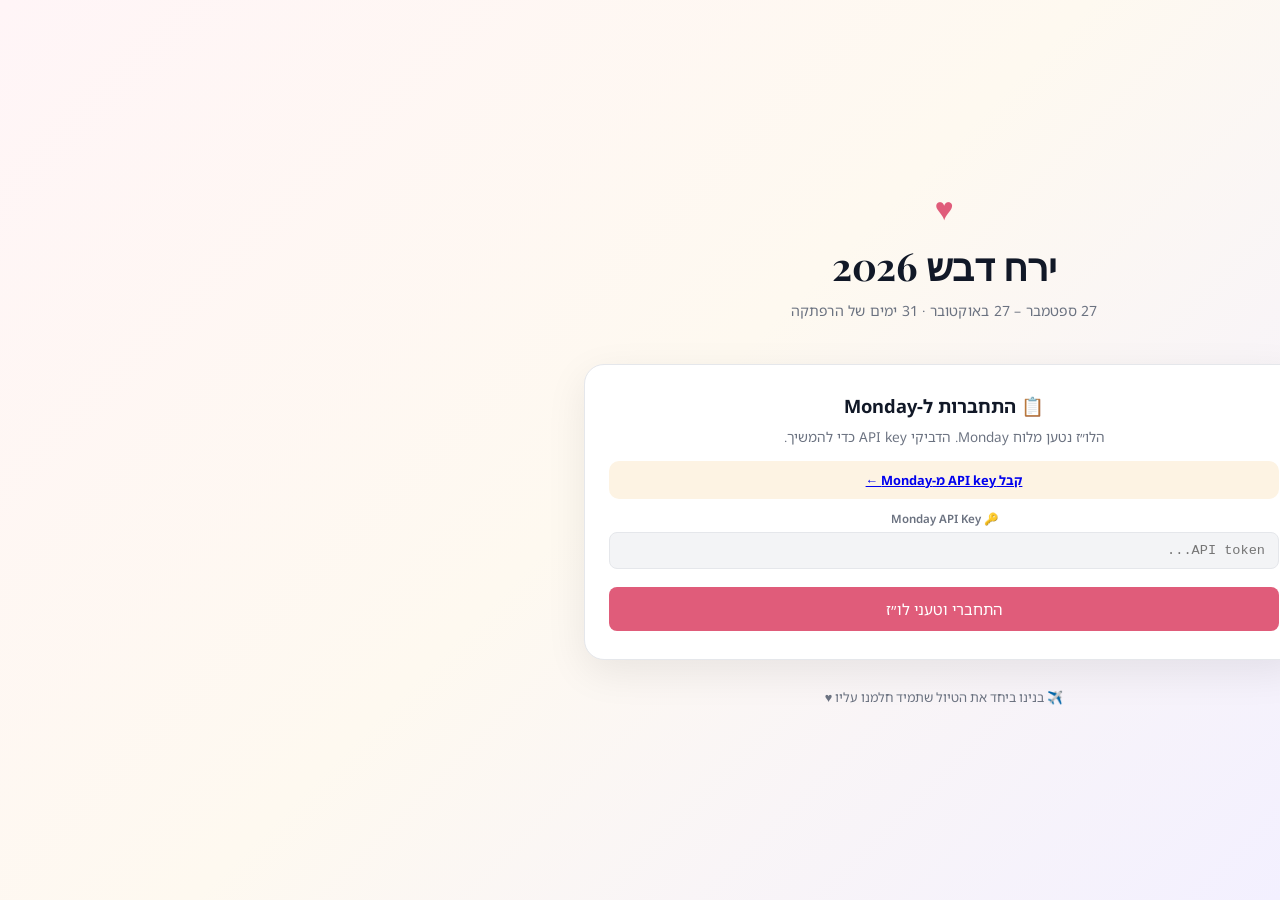
<file: index.html>
<!DOCTYPE html>
<html lang="he" dir="rtl">
<head>
    <meta charset="UTF-8">
    <meta name="viewport" content="width=device-width, initial-scale=1.0, viewport-fit=cover">
    <meta name="apple-mobile-web-app-capable" content="yes">
    <meta name="apple-mobile-web-app-status-bar-style" content="default">
    <meta name="apple-mobile-web-app-title" content="ירח דבש">
    <link rel="manifest" href="manifest.webmanifest">
    <title>ירח דבש 2026 ✨</title>
    <link rel="preconnect" href="https://fonts.googleapis.com">
    <link href="https://fonts.googleapis.com/css2?family=Playfair+Display:wght@400;700&family=Noto+Sans+Hebrew:wght@300;400;600&display=swap" rel="stylesheet">
    <link rel="stylesheet" href="styles.css?v=20260909o">
</head>
<body class="selector-page">
    <div class="destination-selector">
        <div class="selector-header">
            <div class="selector-hearts">♥</div>
            <h1>ירח דבש 2026</h1>
            <p>27 ספטמבר – 27 באוקטובר · 31 ימים של הרפתקה</p>
        </div>

        <!-- LOGIN -->
        <div class="login-card" id="loginCard">
            <h2>📋 התחברות ל-Monday</h2>
            <p class="login-sub">הלו״ז נטען מלוח Monday. הדביקי API key כדי להמשיך.</p>
            <div class="login-hint">
                <a href="https://shahar-monday.monday.com/apps/manage/tokens" target="_blank" rel="noopener"><strong>קבל API key מ-Monday ←</strong></a>
            </div>
            <div id="iosStorageTip" class="ios-storage-tip" style="display:none">
                📱 באייפון (Safari או Chrome): אחרי התחברות, לחצי <strong>Share → Add to Home Screen</strong>.
                כשהדפדפן מציע לשמור סיסמה — אשרי (זה ה-API key). ה-key נשמר גם בין טאבים.
            </div>
            <form id="loginForm" autocomplete="on" onsubmit="return false">
                <label>🔑 Monday API Key</label>
                <!-- Hidden username helps iOS Keychain associate this site password -->
                <input type="text" name="username" value="monday-honeymoon" autocomplete="username" tabindex="-1" aria-hidden="true" class="sr-only-autofill" />
                <input type="password" id="loginKeyInput" name="password" placeholder="API token..." autocomplete="current-password" />
            </form>
            <div class="sync-status-box" id="loginStatusBox"></div>
            <button class="btn-primary login-submit" id="loginSubmit" type="button">התחברי וטעני לו״ז</button>
        </div>

        <!-- DESTINATIONS (after login) -->
        <div id="destinationsPanel" style="display:none;width:100%;max-width:720px">
            <div class="login-ready-bar">
                <span id="loginReadyLabel">✅ מחובר ל-Monday</span>
                <button class="btn-secondary" id="loginDisconnect" style="color:#f44336;border-color:#f44336;padding:6px 12px;font-size:0.78rem">נתק</button>
            </div>
            <div class="selector-cards">
                <a href="japan.html" class="selector-card selector-japan" id="gotoJapan">
                    <div class="selector-card-flag">🇯🇵</div>
                    <div class="selector-card-title">יפן</div>
                    <div class="selector-card-dates">27.09 – 10.10.2026</div>
                    <div class="selector-card-cities">טוקיו · קיוטו · אוסקה</div>
                    <div class="selector-card-days" id="japanDaysCount">טוען…</div>
                    <div class="selector-card-cta">פתחי לו״ז ←</div>
                </a>
                <a href="thailand.html" class="selector-card selector-thailand" id="gotoThailand">
                    <div class="selector-card-flag">🇹🇭</div>
                    <div class="selector-card-title">תאילנד</div>
                    <div class="selector-card-dates">10.10 – 27.10.2026</div>
                    <div class="selector-card-cities">בנגקוק · סמוי · קראבי · פיפי · פוקט</div>
                    <div class="selector-card-days" id="thailandDaysCount">טוען…</div>
                    <div class="selector-card-cta">פתחי לו״ז ←</div>
                </a>
            </div>
        </div>

        <div class="selector-footer">✈️ בנינו ביחד את הטיול שתמיד חלמנו עליו ♥</div>
    </div>

    <script type="module" src="login.js?v=20260909o"></script>
</body>
</html>
</file>
<file: styles.css>
* { margin: 0; padding: 0; box-sizing: border-box; }

:root {
    /* Modern clean palette */
    --cream: #FFFFFF;
    --blush: #FADADD;
    --rose: #E05C7A;
    --gold: #B8862E;
    --gold-light: #FDF3E3;
    --text: #111827;
    --text-light: #6B7280;
    --tokyo-color: #E05C7A;
    --kyoto-color: #7C5CBF;
    --osaka-color: #F59E0B;
    --bg: #F3F4F6;
    --sidebar-bg: #FFFFFF;
    --card-hover: #F9FAFB;
    --card-active: #FFF0F3;
    --border: #E5E7EB;
    --shadow-sm: 0 1px 3px rgba(0,0,0,0.07), 0 1px 2px rgba(0,0,0,0.05);
    --shadow-md: 0 4px 16px rgba(0,0,0,0.08);
    --radius: 14px;
    --radius-sm: 8px;
}

body.dark {
    --cream: #1F2937;
    --blush: #4B2D35;
    --rose: #F472B6;
    --gold: #FBBF24;
    --gold-light: #292119;
    --text: #F9FAFB;
    --text-light: #9CA3AF;
    --bg: #111827;
    --sidebar-bg: #1F2937;
    --card-hover: #2D3748;
    --card-active: #3D2040;
    --border: #374151;
    --shadow-sm: 0 1px 3px rgba(0,0,0,0.3);
    --shadow-md: 0 4px 16px rgba(0,0,0,0.4);
}

body {
    font-family: 'Noto Sans Hebrew', sans-serif;
    background: var(--bg);
    color: var(--text);
    overflow: hidden;
    height: 100vh;
    transition: background 0.25s, color 0.25s;
}

.container { display: flex; height: 100vh; flex-direction: row; }

.pane-splitter {
    width: 6px;
    flex-shrink: 0;
    cursor: col-resize;
    background: transparent;
    position: relative;
    z-index: 20;
    touch-action: none;
}
.pane-splitter::after {
    content: '';
    position: absolute;
    top: 0; bottom: 0; left: 1px; right: 1px;
    background: var(--border);
    opacity: 0.55;
    transition: opacity 0.15s, background 0.15s;
}
.pane-splitter:hover::after,
body.is-resizing .pane-splitter::after {
    background: var(--rose);
    opacity: 1;
}
body.is-resizing { cursor: col-resize; user-select: none; }
body.is-resizing .place-panel { transition: none; }

.boot-loading {
    padding: 40px 24px;
    text-align: center;
    color: var(--text-light);
    font-size: 0.95rem;
    line-height: 1.6;
}

/* ── SIDEBAR ── */
.sidebar {
    width: 400px;
    flex-shrink: 0;
    height: 100vh;
    overflow-y: auto;
    background: var(--sidebar-bg);
    border-left: 1px solid var(--border);
    scroll-behavior: smooth;
    transition: background 0.25s;
}

.sidebar::-webkit-scrollbar { width: 4px; }
.sidebar::-webkit-scrollbar-track { background: transparent; }
.sidebar::-webkit-scrollbar-thumb { background: var(--border); border-radius: 2px; }

/* ── HEADER ── */
.header {
    padding: 18px 20px 14px;
    background: var(--sidebar-bg);
    border-bottom: 1px solid var(--border);
    position: sticky;
    top: 0;
    z-index: 10;
    transition: background 0.25s;
}

.header-top {
    display: block;
    margin-bottom: 8px;
}

.header h1 {
    display: block;
    width: 100%;
    box-sizing: border-box;
    font-family: 'Noto Sans Hebrew', 'Playfair Display', serif;
    font-size: 1.55rem;
    font-weight: 700;
    color: var(--text);
    text-align: center;
    letter-spacing: -0.2px;
    margin: 0 0 8px;
    line-height: 1.3;
    white-space: nowrap;
}

.header .subtitle {
    font-size: 0.75rem;
    color: var(--text-light);
    font-weight: 400;
    text-align: center;
    letter-spacing: 0.3px;
    margin-bottom: 12px;
}

.header-actions {
    display: flex;
    flex-wrap: wrap;
    gap: 6px;
    justify-content: center;
    width: 100%;
}

.icon-btn {
    background: var(--bg);
    border: 1px solid var(--border);
    border-radius: var(--radius-sm);
    padding: 6px 9px;
    cursor: pointer;
    font-size: 0.8rem;
    color: var(--text-light);
    transition: all 0.18s;
    display: flex; align-items: center; gap: 4px;
}
.icon-btn:hover { background: var(--card-active); color: var(--rose); border-color: var(--rose); }

/* ── SYNC DOT ── */
.sync-dot { width: 6px; height: 6px; border-radius: 50%; background: #D1D5DB; flex-shrink: 0; }
.sync-dot.synced  { background: #10B981; }
.sync-dot.syncing { background: #F59E0B; animation: pulse 1s infinite; }
.sync-dot.error   { background: #EF4444; }
@keyframes pulse { 0%,100%{opacity:1} 50%{opacity:0.3} }

/* ── COUNTDOWN ── */
.countdown {
    display: flex;
    justify-content: center;
    gap: 8px;
    margin-bottom: 2px;
    direction: ltr;
}

.countdown-item {
    text-align: center;
    background: var(--gold-light);
    border-radius: 10px;
    padding: 7px 12px;
    min-width: 54px;
    border: 1px solid rgba(184,134,46,0.15);
}

.countdown-item .num {
    font-family: 'Playfair Display', serif;
    font-size: 1.35rem;
    font-weight: 700;
    color: var(--gold);
    line-height: 1;
    display: block;
}

.countdown-item .label {
    font-size: 0.58rem;
    color: var(--text-light);
    text-transform: uppercase;
    letter-spacing: 0.8px;
    display: block;
    margin-top: 2px;
}

/* ── STATS BAR ── */
.stats-bar {
    display: flex;
    justify-content: center;
    gap: 0;
    padding: 10px 20px;
    background: var(--bg);
    font-size: 0.73rem;
    color: var(--text-light);
    border-bottom: 1px solid var(--border);
}

.stat {
    display: flex; align-items: center; gap: 5px;
    padding: 0 14px;
    border-right: 1px solid var(--border);
}
.stat:last-child { border-right: none; }
.stat strong { color: var(--rose); font-size: 0.88rem; font-weight: 700; }

/* ── SEARCH ── */
.search-bar {
    padding: 10px 16px;
    background: var(--sidebar-bg);
    border-bottom: 1px solid var(--border);
}

.search-bar input {
    width: 100%;
    padding: 9px 16px;
    border: 1.5px solid var(--border);
    border-radius: 24px;
    background: var(--bg);
    color: var(--text);
    font-family: 'Noto Sans Hebrew', sans-serif;
    font-size: 0.82rem;
    outline: none;
    transition: border-color 0.18s, box-shadow 0.18s;
}
.search-bar input:focus { border-color: var(--rose); box-shadow: 0 0 0 3px rgba(224,92,122,0.1); }
.search-bar input::placeholder { color: var(--text-light); }

/* ── CITY FILTER ── */
.city-filter {
    display: flex;
    gap: 6px;
    padding: 10px 16px;
    border-bottom: 1px solid var(--border);
    background: var(--sidebar-bg);
}

.filter-btn {
    padding: 5px 14px;
    border-radius: 20px;
    border: 1.5px solid var(--border);
    font-size: 0.74rem;
    cursor: pointer;
    background: none;
    color: var(--text-light);
    font-family: 'Noto Sans Hebrew', sans-serif;
    transition: all 0.18s;
    font-weight: 500;
}
.filter-btn:hover { border-color: var(--rose); color: var(--rose); }
.filter-btn.active { color: white; border-color: transparent; }
.filter-btn[data-city="all"].active    { background: var(--gold); }
.filter-btn[data-city="tokyo"].active  { background: var(--tokyo-color); }
.filter-btn[data-city="kyoto"].active  { background: var(--kyoto-color); }
.filter-btn[data-city="osaka"].active  { background: var(--osaka-color); }

/* ── CITY DIVIDER ── */
.city-divider {
    padding: 8px 20px;
    background: var(--bg);
    font-size: 0.72rem;
    font-weight: 700;
    color: var(--text-light);
    text-transform: uppercase;
    letter-spacing: 1px;
    border-bottom: 1px solid var(--border);
    display: flex;
    align-items: center;
    justify-content: space-between;
}

.city-progress { font-weight: 400; text-transform: none; letter-spacing: 0; }

/* ── DAY CARD ── */
.day-card {
    padding: 14px 20px;
    border-bottom: 1px solid var(--border);
    cursor: pointer;
    transition: background 0.15s;
}
.day-card:hover { background: var(--card-hover); }
.day-card.active {
    background: var(--card-active);
    border-right: 3px solid var(--rose);
}
.day-card.hidden { display: none; }

.day-header {
    display: flex;
    align-items: center;
    gap: 12px;
    margin-bottom: 6px;
}

.day-badge {
    width: 34px; height: 34px;
    border-radius: 10px;
    display: flex; align-items: center; justify-content: center;
    font-size: 0.75rem; font-weight: 700;
    color: white; flex-shrink: 0;
    box-shadow: var(--shadow-sm);
}
.day-badge.tokyo  { background: var(--tokyo-color); }
.day-badge.kyoto  { background: var(--kyoto-color); }
.day-badge.osaka  { background: var(--osaka-color); }

.day-title {
    font-size: 0.9rem;
    font-weight: 600;
    color: var(--text);
    flex: 1;
    line-height: 1.3;
}

.day-date { font-size: 0.7rem; color: var(--text-light); margin-top: 1px; }
.day-weather { font-size: 0.72rem; color: var(--text-light); flex-shrink: 0; }

/* ── PROGRESS BAR ── */
.day-progress-bar {
    height: 3px;
    background: var(--border);
    border-radius: 99px;
    margin: 8px 0 0 46px;
    overflow: hidden;
}
.day-progress-fill {
    height: 100%;
    background: linear-gradient(90deg, var(--rose), var(--gold));
    border-radius: 99px;
    transition: width 0.4s ease;
}

/* ── ACTIVITIES ── */
.activities { padding-right: 46px; display: none; padding-top: 4px; }
.day-card.active .activities { display: block; }

.activity {
    padding: 5px 0;
    border-bottom: 1px solid var(--border);
    font-size: 0.82rem;
    line-height: 1.35;
    display: flex;
    align-items: flex-start;
    gap: 8px;
}
.activity.focused { background: color-mix(in srgb, var(--rose) 8%, transparent); border-radius: 6px; }
.activity:last-child { border-bottom: none; }

.activity-check {
    margin-top: 3px;
    width: 17px; height: 17px;
    border-radius: 5px;
    border: 1.5px solid var(--border);
    cursor: pointer;
    flex-shrink: 0;
    appearance: none;
    background: none;
    transition: all 0.18s;
}
.activity-check:checked { background: var(--rose); border-color: var(--rose); }
.activity-check:checked::after {
    content: '✓';
    display: flex; align-items: center; justify-content: center;
    color: white; font-size: 10px; height: 100%;
}

.activity-content { flex: 1; min-width: 0; cursor: pointer; }
.activity-content:hover .activity-name { color: var(--rose); }
.activity-time {
    font-weight: 700;
    color: var(--gold);
    font-size: 0.72rem;
    display: inline-flex;
    align-items: center;
    gap: 4px;
    margin-bottom: 2px;
    letter-spacing: 0.02em;
}
.activity-time-sep { opacity: 0.55; font-weight: 500; }
.activity-time-end { color: var(--rose); }

.modal-time-row {
    display: grid;
    grid-template-columns: 1fr 1fr;
    gap: 10px;
    margin-bottom: 4px;
}
.modal-time-row > div { display: flex; flex-direction: column; gap: 4px; }
.modal-time-row label { margin: 0; }
.activity-name { font-weight: 600; color: var(--text); font-size: 0.84rem; }
.activity-desc { color: var(--text-light); font-size: 0.76rem; margin-top: 1px; display: block; }

.activity.done .activity-name { text-decoration: line-through; opacity: 0.5; }

.activity-actions { display: none; gap: 3px; flex-shrink: 0; align-items: center; }
.activity:hover .activity-actions { display: flex; }

.act-btn {
    background: none; border: none; cursor: pointer;
    font-size: 0.8rem; padding: 3px 5px;
    border-radius: var(--radius-sm); opacity: 0.5; transition: opacity 0.15s, background 0.15s;
}
.act-btn:hover { opacity: 1; background: var(--bg); }

/* ── ACTIVITY TYPE BADGE ── */
.activity-type {
    display: inline-block;
    font-size: 0.64rem;
    padding: 2px 8px;
    border-radius: 10px;
    font-weight: 600;
    margin-top: 4px;
    letter-spacing: 0.2px;
}
.type-attraction {
    background: #EEF2FF;
    color: #4338CA;
}
.type-cafe {
    background: #FFF7ED;
    color: #C2410C;
}
.type-restaurant {
    background: #FFF0F3;
    color: #BE185D;
}
body.dark .type-attraction { background: #1E1B4B; color: #A5B4FC; }
body.dark .type-cafe       { background: #431407; color: #FED7AA; }
body.dark .type-restaurant { background: #4A0020; color: #FBCFE8; }

/* ── NOTES ── */
.day-notes-wrap { margin-top: 10px; padding-top: 10px; border-top: 1px solid var(--border); }
.day-notes-label { font-size: 0.7rem; color: var(--text-light); font-weight: 600; margin-bottom: 6px; letter-spacing: 0.3px; }
.day-notes-list { display: flex; flex-direction: column; gap: 8px; margin-bottom: 8px; }
.day-notes-empty { font-size: 0.72rem; color: var(--text-light); opacity: 0.85; }
.day-note {
    background: var(--bg);
    border: 1px solid var(--border);
    border-radius: var(--radius-sm);
    padding: 8px 10px;
}
.day-note.is-hidden-local { opacity: 0.72; border-style: dashed; }
.day-note-top {
    display: flex;
    align-items: flex-start;
    justify-content: space-between;
    gap: 8px;
    margin-bottom: 3px;
}
.day-note-meta { font-size: 0.65rem; color: var(--text-light); font-weight: 600; }
.day-note-text { font-size: 0.78rem; color: var(--text); white-space: pre-wrap; line-height: 1.45; }
.day-note-actions { display: flex; gap: 2px; flex-shrink: 0; }
.day-note-btn {
    border: none;
    background: transparent;
    cursor: pointer;
    font-size: 0.78rem;
    padding: 2px 4px;
    border-radius: 6px;
    line-height: 1;
}
.day-note-btn:hover { background: color-mix(in srgb, var(--rose) 12%, transparent); }
.day-note-edit-form { margin-top: 6px; display: flex; flex-direction: column; gap: 6px; }
.day-note-edit-form[hidden] { display: none !important; }
.day-note-edit-input {
    width: 100%;
    min-height: 48px;
    padding: 8px 10px;
    border: 1.5px solid var(--border);
    border-radius: var(--radius-sm);
    font-family: inherit;
    font-size: 0.78rem;
    resize: vertical;
    outline: none;
}
.day-note-edit-input:focus { border-color: var(--rose); }
.day-note-edit-actions { display: flex; gap: 6px; }
.day-note-save, .day-note-cancel {
    border: none;
    border-radius: 999px;
    padding: 5px 12px;
    font-size: 0.7rem;
    font-weight: 700;
    font-family: inherit;
    cursor: pointer;
}
.day-note-save { background: var(--rose); color: #fff; }
.day-note-cancel { background: transparent; border: 1px solid var(--border); color: var(--text); }
.day-notes-toggle-hidden {
    align-self: flex-start;
    border: none;
    background: transparent;
    color: var(--text-light);
    font-size: 0.7rem;
    font-weight: 600;
    cursor: pointer;
    padding: 2px 0;
    text-decoration: underline;
}
.day-notes-composer { display: flex; flex-direction: column; gap: 6px; }
.day-notes-input {
    width: 100%; min-height: 52px;
    padding: 8px 10px;
    font-family: 'Noto Sans Hebrew', sans-serif;
    font-size: 0.8rem; color: var(--text);
    background: var(--bg);
    border: 1.5px solid var(--border);
    border-radius: var(--radius-sm);
    resize: vertical; outline: none;
}
.day-notes-input:focus { border-color: var(--rose); }
.day-notes-add {
    align-self: flex-start;
    border: none;
    background: var(--rose);
    color: #fff;
    border-radius: 999px;
    padding: 6px 14px;
    font-size: 0.72rem;
    font-weight: 700;
    font-family: inherit;
    cursor: pointer;
}
.day-notes-add:disabled { opacity: 0.6; cursor: wait; }

/* ── MAP ── */
.map-container { flex: 1; height: 100vh; position: relative; }
#map { width: 100%; height: 100%; }

/* ── MAP OVERLAY ── */
.map-overlay {
    position: absolute;
    bottom: 14px; left: 14px; top: auto; right: auto;
    z-index: 1000;
    background: rgba(255,255,255,0.92);
    backdrop-filter: blur(10px);
    -webkit-backdrop-filter: blur(10px);
    border-radius: var(--radius);
    padding: 12px 16px;
    box-shadow: var(--shadow-md);
    border: 1px solid rgba(255,255,255,0.5);
    font-size: 0.76rem;
    font-family: 'Noto Sans Hebrew', sans-serif;

    min-width: 138px;
}
body.dark .map-overlay { background: rgba(31,41,55,0.92); border-color: rgba(255,255,255,0.1); }

.map-overlay-title {
    font-weight: 700; font-size: 0.72rem;
    text-transform: uppercase; letter-spacing: 1px;
    color: var(--text-light); margin-bottom: 8px;
}

.map-legend-item { display: flex; align-items: center; gap: 7px; margin-bottom: 5px; color: var(--text); }
.legend-dot { width: 10px; height: 10px; border-radius: 50%; flex-shrink: 0; }
.map-overlay-divider { margin: 8px 0; border: none; border-top: 1px solid var(--border); }
.map-overlay-progress { font-size: 0.72rem; color: var(--text-light); }

/* ── TOAST ── */
.toast {
    position: fixed; bottom: 28px; left: 50%;
    transform: translateX(-50%) translateY(70px);
    background: var(--text);
    color: var(--sidebar-bg);
    padding: 11px 22px;
    border-radius: 24px;
    font-size: 0.82rem;
    z-index: 9999;
    transition: transform 0.3s cubic-bezier(.4,0,.2,1);
    pointer-events: none;
    box-shadow: var(--shadow-md);
}
.toast.show { transform: translateX(-50%) translateY(0); }

/* ── MONDAY SAVE BANNER ── */
.monday-save-banner {
    position: fixed;
    top: 0;
    left: 50%;
    transform: translateX(-50%) translateY(-120%);
    z-index: 10000;
    display: flex;
    align-items: center;
    gap: 12px;
    max-width: min(520px, calc(100vw - 24px));
    padding: 12px 14px 12px 18px;
    border-radius: 0 0 14px 14px;
    font-family: 'Noto Sans Hebrew', sans-serif;
    font-size: 0.86rem;
    font-weight: 600;
    box-shadow: 0 8px 28px rgba(0,0,0,0.14);
    transition: transform 0.28s cubic-bezier(.4,0,.2,1);
    pointer-events: auto;
}
.monday-save-banner.show { transform: translateX(-50%) translateY(0); }
.monday-save-banner.saving {
    background: #1f2937;
    color: #fff;
}
.monday-save-banner.saving::before {
    content: '';
    width: 14px; height: 14px;
    border: 2px solid rgba(255,255,255,0.35);
    border-top-color: #fff;
    border-radius: 50%;
    animation: sk-spin 0.7s linear infinite;
    flex-shrink: 0;
}
@keyframes sk-spin { to { transform: rotate(360deg); } }
.monday-save-banner.ok {
    background: #059669;
    color: #fff;
}
.monday-save-banner.error {
    background: #dc2626;
    color: #fff;
}
.monday-save-banner-text { flex: 1; line-height: 1.35; }
.monday-save-banner-close {
    background: transparent;
    border: none;
    color: inherit;
    opacity: 0.85;
    cursor: pointer;
    font-size: 0.95rem;
    padding: 2px 6px;
    border-radius: 6px;
}
.monday-save-banner-close:hover { opacity: 1; background: rgba(255,255,255,0.15); }
.monday-save-banner.saving .monday-save-banner-close { display: none; }

/* ── ADD PLACE BUTTON ── */
.add-place-btn {
    position: absolute; bottom: 24px; right: 24px;
    z-index: 1000;
    background: var(--rose);
    color: white; border: none;
    border-radius: 50%;
    width: 48px; height: 48px;
    font-size: 1.5rem;
    cursor: pointer;
    box-shadow: 0 4px 16px rgba(224,92,122,0.4);
    display: flex; align-items: center; justify-content: center;
    transition: transform 0.2s, box-shadow 0.2s;
}
.add-place-btn:hover { transform: scale(1.08); box-shadow: 0 6px 22px rgba(224,92,122,0.5); }

/* ── MODALS ── */
.modal-overlay {
    display: none; position: fixed; inset: 0;
    background: rgba(0,0,0,0.45);
    backdrop-filter: blur(4px);
    z-index: 2000;
    align-items: center; justify-content: center;
}
.modal-overlay.open { display: flex; }

.modal {
    background: var(--sidebar-bg);
    border-radius: 20px;
    padding: 26px;
    width: 370px; max-width: 92vw;
    box-shadow: 0 20px 60px rgba(0,0,0,0.2);
    font-family: 'Noto Sans Hebrew', sans-serif;

    border: 1px solid var(--border);
}

.modal h3 {
    font-size: 1.05rem; font-weight: 700;
    color: var(--text); margin-bottom: 18px;
}

.modal label {
    display: block;
    font-size: 0.72rem; font-weight: 600;
    color: var(--text-light);
    text-transform: uppercase; letter-spacing: 0.5px;
    margin-bottom: 5px; margin-top: 12px;
}

.modal input, .modal select {
    width: 100%;
    padding: 9px 13px;
    border: 1.5px solid var(--border);
    border-radius: var(--radius-sm);
    background: var(--bg);
    color: var(--text);
    font-family: 'Noto Sans Hebrew', sans-serif;
    font-size: 0.85rem;
    outline: none;
    transition: border-color 0.18s, box-shadow 0.18s;
}
.modal input:focus, .modal select:focus { border-color: var(--rose); box-shadow: 0 0 0 3px rgba(224,92,122,0.1); }
.modal input.is-invalid,
.modal select.is-invalid,
.login-card input.is-invalid,
.sync-modal input.is-invalid {
    border-color: #dc2626 !important;
    box-shadow: 0 0 0 3px rgba(220, 38, 38, 0.12);
}
.field-error {
    color: #dc2626;
    font-size: 0.75rem;
    font-weight: 600;
    margin: 4px 0 2px;
    line-height: 1.35;
}
@keyframes modal-shake {
    0%, 100% { transform: translateX(0); }
    20% { transform: translateX(-6px); }
    40% { transform: translateX(6px); }
    60% { transform: translateX(-4px); }
    80% { transform: translateX(4px); }
}
.modal.shake, .sync-modal.shake, .login-card.shake {
    animation: modal-shake 0.4s ease;
}

/* ── SYNC MODAL ── */
.sync-modal {
    background: var(--sidebar-bg);
    border-radius: 20px; padding: 26px;
    width: 480px; max-width: 96vw;
    box-shadow: 0 20px 60px rgba(0,0,0,0.2);
    font-family: 'Noto Sans Hebrew', sans-serif;

    border: 1px solid var(--border);
}
.sync-modal h3 { font-size: 1.05rem; font-weight: 700; color: var(--text); margin-bottom: 6px; }
.sync-modal p { font-size: 0.78rem; color: var(--text-light); margin-bottom: 14px; line-height: 1.6; }
.sync-modal label {
    display: block; font-size: 0.72rem; font-weight: 600;
    color: var(--text-light); text-transform: uppercase; letter-spacing: 0.5px;
    margin-bottom: 5px; margin-top: 12px;
}
.sync-modal input {
    width: 100%; padding: 9px 13px;
    border: 1.5px solid var(--border); border-radius: var(--radius-sm);
    background: var(--bg); color: var(--text);
    font-family: monospace; font-size: 0.82rem; outline: none;
    transition: border-color 0.18s;
}
.sync-modal input:focus { border-color: var(--rose); }

.sync-status-box { margin-top: 12px; padding: 10px 14px; border-radius: var(--radius-sm); font-size: 0.8rem; display: none; }
.sync-status-box.ok  { background: #ECFDF5; color: #065F46; display: block; border: 1px solid #A7F3D0; }
.sync-status-box.err { background: #FEF2F2; color: #991B1B; display: block; border: 1px solid #FECACA; }
.sync-status-box.pending { background: #FFFBEB; color: #92400E; display: block; border: 1px solid #FDE68A; }

.modal-actions {
    display: flex;
    gap: 8px;
    margin-top: 18px;
    justify-content: flex-end;
}

.sync-modal .modal-actions {
    flex-wrap: nowrap;
    gap: 6px;
    align-items: stretch;
}
.sync-modal .modal-actions .btn-primary,
.sync-modal .modal-actions .btn-secondary {
    flex: 1 1 0;
    white-space: nowrap;
    padding: 9px 8px;
    font-size: 0.78rem;
    text-align: center;
}

.btn-primary {
    background: var(--rose);
    color: white;
    border: none;
    padding: 8px 18px;
    border-radius: 8px;
    cursor: pointer;
    font-size: 0.85rem;
    font-family: 'Noto Sans Hebrew', sans-serif;
}

.btn-secondary {
    background: none;
    border: 1px solid var(--gold-light);
    color: var(--text-light);
    padding: 8px 18px;
    border-radius: 8px;
    cursor: pointer;
    font-size: 0.85rem;
    font-family: 'Noto Sans Hebrew', sans-serif;
}

#places-search-results {
    margin-top: 6px;
    border: 1px solid var(--gold-light);
    border-radius: 8px;
    overflow: hidden;
    display: none;
}

.place-result {
    padding: 8px 12px;
    cursor: pointer;
    font-size: 0.82rem;
    color: var(--text);
    border-bottom: 1px solid var(--border);
    transition: background 0.15s;
}

.place-result:last-child { border-bottom: none; }
.place-result:hover { background: var(--card-hover); }
.place-result small { color: var(--text-light); display: block; font-size: 0.72rem; }
.place-result-empty {
    cursor: default;
    color: var(--text-light);
    line-height: 1.45;
    white-space: normal;
}
.place-result-empty:hover { background: transparent; }

.api-key-hint {
    font-size: 0.72rem;
    color: var(--text-light);
    margin-top: 6px;
}

/* PLACE DETAILS PANEL — compact 2026 */
.place-panel {
    position: absolute;
    bottom: 0; left: 0; right: 0;
    z-index: 1001;
    background: var(--sidebar-bg);
    border-radius: 16px 16px 0 0;
    box-shadow: 0 -8px 32px rgba(0,0,0,0.12);
    border-top: 1px solid var(--border);
    padding: 0;
    transform: translateY(100%);
    transition: transform 0.3s cubic-bezier(.4,0,.2,1);
    max-height: 52vh;
    overflow: hidden;
    display: flex;
    flex-direction: column;
    font-family: 'Noto Sans Hebrew', sans-serif;
}

#panelContent {
    overflow-y: auto;
    flex: 1;
    -webkit-overflow-scrolling: touch;
}

.place-panel.open { transform: translateY(0); }

.panel-handle {
    text-align: center;
    padding: 8px 0 0;
    cursor: grab;
    flex-shrink: 0;
}

.panel-handle-bar {
    display: inline-block;
    width: 36px; height: 3px;
    background: var(--border);
    border-radius: 2px;
}

.panel-photo {
    display: none; /* photo optional — shown only when loaded via class */
}
.panel-photo.is-visible {
    display: block;
    width: 100%;
    height: 88px;
    object-fit: cover;
}

.panel-photo-area:empty { display: none; }
.panel-photo-area:not(:empty) { display: block; line-height: 0; }

.panel-photo-placeholder { display: none; }

.panel-body { padding: 4px 16px 16px; }

.panel-head {
    display: flex;
    align-items: flex-start;
    gap: 10px;
    margin-bottom: 8px;
}
.panel-emoji {
    width: 36px; height: 36px;
    border-radius: 10px;
    background: color-mix(in srgb, var(--rose) 12%, var(--bg));
    display: flex; align-items: center; justify-content: center;
    font-size: 1.1rem;
    flex-shrink: 0;
}
.panel-head-text { flex: 1; min-width: 0; }

.panel-title {
    font-family: 'Noto Sans Hebrew', sans-serif;
    font-size: 1rem;
    font-weight: 700;
    color: var(--text);
    margin-bottom: 4px;
    line-height: 1.3;
}

.panel-day-badge {
    display: inline-block;
    padding: 2px 8px;
    border-radius: 6px;
    font-size: 0.68rem;
    font-weight: 600;
    color: white;
    margin-bottom: 0;
}

.panel-details {
    display: flex;
    flex-direction: column;
    gap: 4px;
    margin-bottom: 10px;
}

.panel-row {
    display: flex; gap: 6px; align-items: flex-start;
    font-size: 0.78rem; color: var(--text);
}

.panel-row-icon { flex-shrink: 0; font-size: 0.8rem; opacity: 0.7; }
.panel-row-val { flex: 1; color: var(--text-light); line-height: 1.4; }
.panel-row-val a { color: var(--text); text-decoration: underline; text-underline-offset: 2px; }

.panel-actions {
    display: flex;
    gap: 6px;
    margin-top: 2px;
}
.panel-action {
    flex: 1;
    text-align: center;
    padding: 8px 4px;
    border-radius: 8px;
    text-decoration: none;
    font-size: 0.72rem;
    font-weight: 600;
    color: var(--text);
    background: var(--bg);
    border: 1px solid var(--border);
    transition: border-color 0.15s, background 0.15s;
}
.panel-action:hover {
    border-color: var(--rose);
    background: color-mix(in srgb, var(--rose) 8%, var(--bg));
}

.panel-loading {
    text-align: center;
    padding: 12px;
    color: var(--text-light);
    font-size: 0.8rem;
}

/* ── LOADING SKELETONS ── */
@keyframes sk-shimmer {
    0% { background-position: 100% 0; }
    100% { background-position: -100% 0; }
}
.sk-line,
.sk-circle,
.sk-photo,
.sk-chip,
.sk-inline-chip {
    background: linear-gradient(
        90deg,
        color-mix(in srgb, var(--border) 55%, var(--bg)) 0%,
        color-mix(in srgb, var(--border) 25%, var(--bg)) 45%,
        color-mix(in srgb, var(--border) 55%, var(--bg)) 100%
    );
    background-size: 200% 100%;
    animation: sk-shimmer 1.15s ease-in-out infinite;
    border-radius: 8px;
}
.sk-line { height: 12px; margin: 6px 0; }
.sk-w24 { width: 24%; }
.sk-w40 { width: 40%; }
.sk-w45 { width: 45%; }
.sk-w50 { width: 50%; }
.sk-w55 { width: 55%; }
.sk-w60 { width: 60%; }
.sk-w65 { width: 65%; }
.sk-w70 { width: 70%; }
.sk-w80 { width: 80%; }
.sk-w90 { width: 90%; }
.sk-circle {
    width: 28px; height: 28px;
    border-radius: 50%;
    flex-shrink: 0;
}
.sk-circle.sk-lg { width: 36px; height: 36px; border-radius: 10px; }
.sk-photo {
    width: 100%;
    height: 72px;
    border-radius: 0;
}
.sk-chip {
    height: 32px;
    flex: 1;
    border-radius: 10px;
}
.sk-inline-chip {
    display: inline-block;
    width: 110px;
    height: 14px;
    vertical-align: middle;
    border-radius: 6px;
}
.sk-day-card {
    margin: 10px 14px;
    padding: 14px;
    border: 1px solid var(--border);
    border-radius: 14px;
    background: var(--sidebar-bg);
}
.sk-day-header { margin-bottom: 10px; }
.sk-act {
    display: flex;
    align-items: center;
    gap: 10px;
    margin: 8px 0;
}
.sk-act .sk-line { flex: 1; margin: 0; }
.sk-panel-text { flex: 1; min-width: 0; }
.sk-actions { display: flex; gap: 8px; margin-top: 12px; }
.sk-details { margin-top: 4px; }
.sk-transit { display: flex; flex-direction: column; gap: 8px; padding: 4px 0; }
.sk-transit-row {
    display: flex;
    align-items: center;
    gap: 10px;
}
.sk-transit-row .sk-line:nth-child(2) { flex: 1; margin: 0; }
.sk-transit-row .sk-line:last-child { width: 48px; margin: 0; flex-shrink: 0; }
.sk-search-row {
    padding: 10px 12px;
    border-bottom: 1px solid var(--border);
}
.sk-stats {
    display: flex;
    gap: 10px;
    padding: 8px 14px 12px;
}
.sk-stat {
    flex: 1;
    padding: 10px;
    border-radius: 12px;
    background: var(--bg);
    border: 1px solid var(--border);
}
.sk-stat .sk-line:first-child { height: 16px; }

/* Full-pane loading skeletons (sidebar + map) */
.sidebar { position: relative; }
.pane-skeleton {
    position: absolute;
    inset: 0;
    z-index: 1200;
    overflow: hidden;
}
/* Hard-hide when data is ready — opacity/visibility was leaving them stuck */
body:not(.app-loading) .pane-skeleton,
.pane-skeleton[hidden] {
    display: none !important;
}
body.app-loading .sidebar-skeleton {
    display: flex;
    flex-direction: column;
}
body.app-loading .map-skeleton {
    display: block;
}

/* Hide real sidebar chrome while overlay is up */
body.app-loading .sidebar > :not(#sidebarSkeleton):not(.sidebar-drag-bar) {
    visibility: hidden;
    pointer-events: none;
}
body.app-loading .map-container > :not(#mapSkeleton) {
    visibility: hidden;
    pointer-events: none;
}

.sidebar-skeleton {
    padding: 18px 0 12px;
    background: var(--sidebar-bg);
}
.sk-pane-header { padding: 8px 18px 4px; }
.sk-pane-tabs {
    display: flex;
    gap: 10px;
    padding: 10px 18px;
}
.sk-pane-tabs .sk-chip { height: 36px; }
.sk-pane-search { padding: 4px 18px 10px; }
.sk-pane-filters {
    display: flex;
    gap: 8px;
    padding: 0 18px 8px;
    overflow: hidden;
}
.sk-pane-list {
    flex: 1;
    overflow: hidden;
    padding-bottom: 20px;
}

.map-skeleton {
    background:
        linear-gradient(160deg,
            color-mix(in srgb, var(--bg) 70%, #dfe7ef) 0%,
            color-mix(in srgb, var(--bg) 40%, #eef2f6) 45%,
            color-mix(in srgb, var(--bg) 65%, #d7e2ec) 100%);
}
.sk-map-surface {
    position: absolute;
    inset: 0;
    overflow: hidden;
}
.sk-map-surface::before {
    content: '';
    position: absolute;
    inset: -30%;
    background: linear-gradient(
        105deg,
        transparent 28%,
        rgba(255,255,255,0.55) 48%,
        transparent 68%
    );
    background-size: 220% 100%;
    animation: sk-shimmer 1.35s ease-in-out infinite;
}
.sk-map-pin {
    position: absolute;
    width: 18px;
    height: 18px;
    border-radius: 50% 50% 50% 0;
    transform: rotate(-45deg);
    background: color-mix(in srgb, var(--rose) 55%, #fff);
    box-shadow: 0 2px 8px rgba(0,0,0,0.12);
    animation: sk-pin-pulse 1.4s ease-in-out infinite;
}
.sk-map-pin:nth-child(2) { background: color-mix(in srgb, #9B72AA 55%, #fff); animation-delay: 0.15s; }
.sk-map-pin:nth-child(3) { background: color-mix(in srgb, #F4A460 55%, #fff); animation-delay: 0.3s; }
.sk-map-pin:nth-child(4) { background: color-mix(in srgb, #E8A0BF 55%, #fff); animation-delay: 0.45s; }
.sk-map-pin:nth-child(5) { background: color-mix(in srgb, #06D6A0 55%, #fff); animation-delay: 0.6s; }
@keyframes sk-pin-pulse {
    0%, 100% { opacity: 0.45; transform: rotate(-45deg) scale(0.92); }
    50% { opacity: 1; transform: rotate(-45deg) scale(1.05); }
}
.sk-map-route {
    position: absolute;
    top: 34%;
    left: 38%;
    width: 28%;
    height: 3px;
    border-radius: 3px;
    background: color-mix(in srgb, var(--rose) 35%, transparent);
    transform: rotate(28deg);
}
.sk-map-legend {
    position: absolute;
    top: 16px;
    left: 16px;
    width: 120px;
    padding: 12px;
    border-radius: 12px;
    background: color-mix(in srgb, var(--sidebar-bg) 94%, transparent);
    border: 1px solid var(--border);
    box-shadow: 0 4px 16px rgba(0,0,0,0.06);
    z-index: 2;
}
body.dark .sk-line,
body.dark .sk-circle,
body.dark .sk-photo,
body.dark .sk-chip,
body.dark .sk-inline-chip {
    background: linear-gradient(
        90deg,
        #2a2a2e 0%,
        #3a3a40 45%,
        #2a2a2e 100%
    );
    background-size: 200% 100%;
}

.panel-close {
    position: absolute;
    top: 10px; left: 10px;
    z-index: 2;
    width: 28px; height: 28px;
    border-radius: 8px;
    background: var(--bg);
    border: 1px solid var(--border);
    font-size: 0.9rem;
    cursor: pointer;
    color: var(--text-light);
    display: flex; align-items: center; justify-content: center;
}
.panel-close:hover { color: var(--text); border-color: var(--rose); }

.panel-back-btn { display: none; }

/* TRANSIT OPTIONS — compact */
.transit-section {
    margin-top: 12px;
    padding-top: 10px;
    border-top: 1px solid var(--border);
}

.transit-title {
    font-size: 0.72rem;
    font-weight: 600;
    color: var(--text-light);
    margin-bottom: 6px;
    letter-spacing: 0.02em;
}

.transit-from-select {
    width: 100%;
    padding: 7px 10px;
    border: 1px solid var(--border);
    border-radius: 8px;
    background: var(--bg);
    color: var(--text);
    font-family: 'Noto Sans Hebrew', sans-serif;
    font-size: 0.75rem;
    outline: none;
    margin-bottom: 6px;
}

.transit-options { display: flex; flex-direction: column; gap: 4px; }

.transit-option {
    display: flex;
    align-items: center;
    gap: 8px;
    padding: 8px 10px;
    border-radius: 8px;
    border: 1px solid var(--border);
    background: var(--bg);
    cursor: pointer;
    transition: border-color 0.15s;
    text-decoration: none;
}

.transit-option:hover { border-color: var(--text-light); }
.transit-option.fastest {
    border-color: color-mix(in srgb, var(--rose) 45%, var(--border));
    background: color-mix(in srgb, var(--rose) 6%, var(--bg));
}
.transit-option.unavailable {
    opacity: 0.62;
    background: transparent;
}
.transit-option.unavailable:hover { border-color: var(--border); }

.transit-icon { font-size: 1rem; flex-shrink: 0; }

.transit-info { flex: 1; }
.transit-mode { font-size: 0.78rem; font-weight: 600; color: var(--text); }
.transit-time { font-size: 0.68rem; color: var(--text-light); }

.transit-price {
    font-size: 0.72rem;
    font-weight: 600;
    color: var(--text);
    text-align: left;
    max-width: 88px;
    line-height: 1.25;
}
.transit-price.note {
    font-size: 0.65rem;
    font-weight: 500;
    color: var(--text-light);
}

.fastest-badge {
    font-size: 0.58rem;
    background: transparent;
    color: var(--rose);
    border: 1px solid color-mix(in srgb, var(--rose) 40%, transparent);
    padding: 0 5px;
    border-radius: 4px;
    margin-left: 4px;
    font-weight: 600;
}

.transit-loading { font-size: 0.72rem; color: var(--text-light); padding: 4px 0; }

/* ── SIDEBAR TABS ── */
.sidebar-tabs {
    display: flex;
    background: var(--sidebar-bg);
    border-bottom: 2px solid var(--border);
}

.sidebar-tab {
    flex: 1;
    padding: 11px 0;
    border: none;
    background: none;
    font-family: 'Noto Sans Hebrew', sans-serif;
    font-size: 0.82rem;
    font-weight: 600;
    color: var(--text-light);
    cursor: pointer;
    border-bottom: 2px solid transparent;
    margin-bottom: -2px;
    transition: color 0.18s, border-color 0.18s;
}
.sidebar-tab:hover { color: var(--rose); }
.sidebar-tab.active { color: var(--rose); border-bottom-color: var(--rose); }

/* ── FOOD GUIDE PANEL ── */
#foodGuidePanel { padding-bottom: 24px; }

.food-city-filter {
    display: flex;
    gap: 6px;
    padding: 10px 16px;
    border-bottom: 1px solid var(--border);
    background: var(--sidebar-bg);
    overflow-x: auto;
    flex-wrap: nowrap;
    -webkit-overflow-scrolling: touch;
}
.food-city-filter::-webkit-scrollbar { display: none; }

.food-city-btn {
    padding: 5px 14px;
    border-radius: 20px;
    border: 1.5px solid var(--border);
    font-size: 0.74rem;
    cursor: pointer;
    background: none;
    color: var(--text-light);
    font-family: 'Noto Sans Hebrew', sans-serif;
    transition: all 0.18s;
    font-weight: 500;
}
.food-city-btn:hover { border-color: var(--rose); color: var(--rose); }
.food-city-btn.active { color: white; border-color: transparent; background: var(--gold); }
.food-city-btn.city-tokyo.active  { background: var(--tokyo-color); }
.food-city-btn.city-kyoto.active  { background: var(--kyoto-color); }
.food-city-btn.city-osaka.active  { background: var(--osaka-color); }

.food-add-btn {
    margin-right: auto;
    padding: 5px 14px;
    border-radius: 20px;
    border: 1.5px solid var(--rose);
    font-size: 0.74rem;
    cursor: pointer;
    background: none;
    color: var(--rose);
    font-family: 'Noto Sans Hebrew', sans-serif;
    font-weight: 600;
    transition: all 0.18s;
    white-space: nowrap;
    flex-shrink: 0;
}
.food-add-btn:hover { background: var(--rose); color: white; }

.food-cat-section { border-bottom: 1px solid var(--border); }

.food-cat-header {
    padding: 8px 20px;
    background: var(--bg);
    font-size: 0.72rem;
    font-weight: 700;
    color: var(--text-light);
    text-transform: uppercase;
    letter-spacing: 1px;
}

.food-item {
    padding: 10px 20px;
    border-bottom: 1px solid var(--border);
    transition: background 0.14s;
}
.food-item:hover { background: var(--card-hover); }
.food-item:last-child { border-bottom: none; }

.food-item-row {
    display: flex;
    align-items: center;
    gap: 8px;
    margin-bottom: 3px;
    flex-wrap: wrap;
}

.food-item-name {
    font-size: 0.86rem;
    font-weight: 600;
    color: var(--text);
}

.food-area-chip {
    font-size: 0.66rem;
    font-weight: 600;
    padding: 2px 8px;
    border-radius: 10px;
    border: 1px solid;
    white-space: nowrap;
}

.food-item-desc {
    font-size: 0.75rem;
    color: var(--text-light);
    margin-bottom: 5px;
    line-height: 1.4;
}

.food-day-badge {
    display: inline-block;
    font-size: 0.63rem;
    font-weight: 700;
    padding: 1px 8px;
    border-radius: 10px;
    color: white;
}
.food-day-tokyo { background: var(--tokyo-color); }
.food-day-kyoto { background: var(--kyoto-color); }
.food-day-osaka { background: var(--osaka-color); }
.food-day-extra { background: #6B7280; }

/* ── SIDEBAR DRAG HANDLE ── */
.sidebar-drag-bar {
    display: none;
    justify-content: center;
    align-items: center;
    padding: 10px 0 6px;
    cursor: grab;
    touch-action: none;
    background: var(--sidebar-bg);
    border-top: 1px solid var(--border);
    flex-shrink: 0;
}
.sidebar-drag-pill {
    width: 40px; height: 4px;
    background: var(--border);
    border-radius: 2px;
}

@media (max-width: 768px) {
    body { overflow: hidden; }
    .pane-splitter { display: none; }

    /* Map is full-screen background */
    .container { display: block; height: 100vh; }

    .map-container {
        position: fixed;
        inset: 0;
        height: 100vh !important;
        z-index: 0;
        padding-top: 0;
    }

    /* Map skeleton must cover full viewport behind the sheet */
    .map-skeleton {
        position: fixed !important;
        inset: 0 !important;
        z-index: 1 !important;
    }
    body.app-loading .map-skeleton {
        z-index: 1 !important;
    }

    /* Sidebar is a fixed bottom sheet */
    .sidebar {
        position: fixed;
        bottom: 0;
        left: 0;
        right: 0;
        width: 100%;
        height: 58vh;
        border-left: none;
        border-top: none;
        border-radius: 16px 16px 0 0;
        box-shadow: 0 -4px 24px rgba(0,0,0,0.18);
        z-index: 50;
        overflow-y: auto;
        -webkit-overflow-scrolling: touch;
        transition: height 0.35s cubic-bezier(.4,0,.2,1);
        padding-bottom: env(safe-area-inset-bottom);
    }

    .sidebar-skeleton {
        border-radius: 16px 16px 0 0;
        z-index: 60;
    }

    .map-overlay {
        display: block;
        bottom: auto;
        top: 10px;
        left: 10px;
        right: auto;
        padding: 8px 10px;
        font-size: 0.68rem;
        min-width: 0;
        max-width: min(150px, 44vw);
        z-index: 450;
        box-shadow: var(--shadow-sm, 0 1px 4px rgba(0,0,0,0.12));
    }
    .map-overlay-title { margin-bottom: 4px; font-size: 0.65rem; }
    .map-legend-item { margin-bottom: 2px; gap: 5px; }
    .legend-dot { width: 8px; height: 8px; }
    .map-overlay-divider { margin: 5px 0; }
    .map-overlay-progress { font-size: 0.65rem; }

    /* Bigger touch targets */
    .day-card { padding: 14px 16px; }
    .act-btn { padding: 6px 8px; font-size: 1rem; }
    .icon-btn { padding: 8px 10px; }
    .filter-btn { padding: 6px 14px; font-size: 0.8rem; }

    /* Header compact on mobile */
    .header { padding: 14px 14px 10px; }
    .header h1 { font-size: 1.25rem; }
    .countdown-item .num { font-size: 1.1rem; }
    .countdown-item { min-width: 44px; padding: 4px 8px; }

    /* Place panel full height on mobile */
    .place-panel { max-height: 70vh; border-radius: 20px 20px 0 0; }

    /* Add place button: fixed above sidebar */
    .add-place-btn {
        position: fixed;
        z-index: 55;
        bottom: calc(58vh + 12px);
        right: 16px;
    }

    /* Modal full-screen friendly */
    .modal, .sync-modal { width: 95vw; padding: 18px; }

    /* Transit options full width */
    .transit-option { padding: 12px 10px; }

    /* Stats bar wrap */
    .stats-bar { flex-wrap: wrap; gap: 8px; padding: 8px 14px; }

    /* Search bar */
    .search-bar { padding: 8px 12px; }

    /* City filter scroll */
    .city-filter { overflow-x: auto; flex-wrap: nowrap; -webkit-overflow-scrolling: touch; padding: 8px 12px; }
    .city-filter::-webkit-scrollbar { display: none; }

    /* ── DRAG HANDLE ── */
    .sidebar-drag-bar { display: flex; }

    /* ── PLACE PANEL: fixed full-screen overlay on mobile ── */
    .place-panel {
        position: fixed !important;
        bottom: 0 !important;
        left: 0 !important; right: 0 !important;
        z-index: 600;
        max-height: 84vh;
        border-radius: 20px 20px 0 0;
    }

    /* Tabs back to normal flow inside sidebar */
    .sidebar-tabs { position: static; box-shadow: none; border-top: none; padding-bottom: 0; }
    .sidebar-tab { padding: 11px 0; font-size: 0.82rem; }

    /* Panel back button visible on mobile */
    .panel-back-btn {
        display: block;
        background: none;
        border: none;
        padding: 4px 14px 8px;
        font-size: 0.84rem;
        color: var(--rose);
        cursor: pointer;
        font-family: 'Noto Sans Hebrew', sans-serif;
        font-weight: 600;
        flex-shrink: 0;
    }

    /* Food guide mobile fixes */
    .food-cat-section { border-bottom: 1px solid var(--border); }
    .food-item { padding: 10px 14px; }
    .food-item-name { font-size: 0.84rem; }
    .food-area-chip { font-size: 0.63rem; padding: 1px 7px; }
    .food-city-filter { padding: 8px 12px; gap: 6px; }
    .food-city-btn { padding: 5px 12px; font-size: 0.72rem; white-space: nowrap; }
}

/* iPhone safe area for standalone/PWA mode */
@supports (padding-top: env(safe-area-inset-top)) {
    .header { padding-top: max(20px, env(safe-area-inset-top)); }
}

.login-card {
    width: 100%;
    max-width: 420px;
    background: var(--sidebar-bg);
    border: 1px solid var(--border);
    border-radius: 20px;
    padding: 28px 24px;
    box-shadow: 0 12px 40px rgba(0,0,0,0.08);
    margin-bottom: 28px;
}
.login-card h2 {
    font-size: 1.15rem;
    margin-bottom: 8px;
    color: var(--text);
}
.login-sub {
    font-size: 0.85rem;
    color: var(--text-light);
    line-height: 1.6;
    margin-bottom: 14px;
}
.login-hint {
    background: var(--gold-light);
    border-radius: 10px;
    padding: 10px 14px;
    font-size: 0.8rem;
    margin-bottom: 12px;
}
.ios-storage-tip {
    background: var(--gold-light);
    border: 1px solid rgba(184, 134, 46, 0.25);
    border-radius: 10px;
    padding: 10px 12px;
    font-size: 0.78rem;
    color: var(--text);
    line-height: 1.5;
    margin: 0 0 12px;
}
.sr-only-autofill {
    position: absolute;
    width: 1px;
    height: 1px;
    padding: 0;
    margin: -1px;
    overflow: hidden;
    clip: rect(0, 0, 0, 0);
    white-space: nowrap;
    border: 0;
}
.login-card label {
    display: block;
    font-size: 0.72rem;
    font-weight: 600;
    color: var(--text-light);
    margin-bottom: 6px;
}
.login-card input {
    width: 100%;
    padding: 10px 13px;
    border: 1.5px solid var(--border);
    border-radius: var(--radius-sm);
    background: var(--bg);
    color: var(--text);
    font-family: monospace;
    font-size: 0.85rem;
    outline: none;
    margin-bottom: 8px;
}
.login-card input:focus { border-color: var(--rose); }
.login-submit {
    width: 100%;
    margin-top: 10px;
    padding: 12px;
    font-size: 0.95rem;
}
.login-ready-bar {
    display: flex;
    align-items: center;
    justify-content: space-between;
    gap: 12px;
    margin-bottom: 18px;
    font-size: 0.85rem;
    color: var(--text-light);
}
.loading-monday {
    padding: 40px 20px;
    text-align: center;
    color: var(--text-light);
    font-size: 0.95rem;
    line-height: 1.8;
}

body.selector-page {
    overflow: auto;
    height: auto;
    background: linear-gradient(135deg, #FFF5F7 0%, #FEF9F0 50%, #F3F0FF 100%);
    min-height: 100vh;
    width: 100%;
}

.destination-selector {
    min-height: 100vh;
    width: 100%;
    max-width: 760px;
    margin: 0 auto;
    display: flex;
    flex-direction: column;
    align-items: center;
    justify-content: center;
    text-align: center;
    padding: 32px 20px 40px;
    box-sizing: border-box;
}

.destination-selector > * {
    width: 100%;
    max-width: 720px;
}

.login-card {
    margin-left: auto;
    margin-right: auto;
}

#destinationsPanel {
    margin-left: auto;
    margin-right: auto;
}

.selector-header {
    text-align: center;
    margin-bottom: 44px;
    width: 100%;
}

.selector-hearts {
    font-size: 2rem;
    color: var(--rose);
    margin-bottom: 10px;
    animation: pulse 2s infinite;
}

.selector-header h1 {
    font-family: 'Playfair Display', serif;
    font-size: 2.4rem;
    color: var(--text);
    margin-bottom: 10px;
    letter-spacing: -0.5px;
}

.selector-header p {
    color: var(--text-light);
    font-size: 0.88rem;
    letter-spacing: 0.2px;
}

.selector-cards {
    display: flex;
    gap: 24px;
    flex-wrap: wrap;
    justify-content: center;
    max-width: 680px;
    width: 100%;
    margin-bottom: 40px;
}

.selector-card {
    flex: 1;
    min-width: 260px;
    max-width: 300px;
    padding: 36px 24px 28px;
    border-radius: 28px;
    text-decoration: none;
    display: flex;
    flex-direction: column;
    align-items: center;
    gap: 6px;
    transition: transform 0.28s cubic-bezier(.4,0,.2,1), box-shadow 0.28s;
    border: 1.5px solid transparent;
    position: relative;
}

.selector-card:hover {
    transform: translateY(-8px);
    box-shadow: 0 24px 56px rgba(0,0,0,0.13);
}

.selector-japan {
    background: linear-gradient(150deg, #FFF0F3 0%, #FBE8EF 100%);
    border-color: rgba(224,92,122,0.18);
}

.selector-thailand {
    background: linear-gradient(150deg, #FFF8F0 0%, #FDECD8 100%);
    border-color: rgba(255,107,53,0.18);
}

.selector-card-flag {
    font-size: 4rem;
    line-height: 1;
    margin-bottom: 6px;
}

.selector-card-title {
    font-family: 'Playfair Display', serif;
    font-size: 1.7rem;
    font-weight: 700;
    color: var(--text);
}

.selector-card-dates {
    font-size: 0.78rem;
    font-weight: 600;
    color: var(--rose);
    background: rgba(224,92,122,0.1);
    padding: 3px 14px;
    border-radius: 20px;
    margin-top: 2px;
}

.selector-thailand .selector-card-dates {
    color: #FF6B35;
    background: rgba(255,107,53,0.1);
}

.selector-card-cities {
    font-size: 0.8rem;
    color: var(--text-light);
    margin-top: 2px;
}

.selector-card-days {
    font-size: 0.72rem;
    color: var(--text-light);
    font-weight: 500;
}

.selector-card-cta {
    margin-top: 20px;
    padding: 9px 24px;
    border-radius: 20px;
    font-size: 0.84rem;
    font-weight: 700;
    color: white;
    background: var(--rose);
    transition: background 0.18s, transform 0.18s;
    letter-spacing: 0.2px;
}

.selector-thailand .selector-card-cta { background: #FF6B35; }

.selector-card:hover .selector-card-cta { transform: scale(1.04); }

.selector-footer {
    font-size: 0.8rem;
    color: var(--text-light);
    text-align: center;
}

@media (max-width: 600px) {
    .selector-cards { flex-direction: column; align-items: center; }
    .selector-card { min-width: min(88vw, 320px); max-width: 88vw; }
    .selector-header h1 { font-size: 1.8rem; }
}

/* ── THAILAND CITY FILTER COLORS ── */
.filter-btn[data-city="bangkok"].active  { background: #FF6B35; }
.filter-btn[data-city="phuket"].active   { background: #00B4D8; }
.filter-btn[data-city="chiangmai"].active{ background: #2D6A4F; }
.filter-btn[data-city="samui"].active    { background: #F9C74F; }
.filter-btn[data-city="krabi"].active    { background: #7209B7; }

/* ── SIDEKICK CHATBOT ── */
#sidekickRoot {
  position: fixed;
  top: 14px;
  right: 14px;
  bottom: auto;
  left: auto;
  z-index: 1600;
  font-family: 'Noto Sans Hebrew', sans-serif;
  pointer-events: none;
  display: flex;
  flex-direction: column;
  align-items: flex-end;
  width: auto;
  height: auto;
  inset: auto;
}
#sidekickRoot > * { pointer-events: auto; }

.sidekick-launcher {
  position: relative;
  top: auto;
  right: auto;
  bottom: auto;
  width: 56px;
  height: 56px;
  border-radius: 50%;
  border: 3px solid #fff;
  background: linear-gradient(135deg, #E05C7A, #9B72AA);
  color: #fff;
  font-size: 1.4rem;
  cursor: pointer;
  box-shadow: 0 6px 22px rgba(155, 114, 170, 0.55);
  display: flex;
  align-items: center;
  justify-content: center;
  transition: transform 0.2s, box-shadow 0.2s;
  margin: 0;
  flex-shrink: 0;
}
.sidekick-launcher:hover { transform: scale(1.06); }
.sidekick-launcher.needs-key,
.sidekick-launcher.is-disabled {
  opacity: 1;
  filter: none;
  box-shadow: 0 4px 16px rgba(155, 114, 170, 0.45);
  cursor: pointer;
  outline: none;
}
.sidekick-launcher.is-disabled:hover { transform: scale(1.04); }
.sidekick-launcher.open { display: none; }

.sidekick-panel {
  position: relative;
  top: auto;
  right: auto;
  bottom: auto;
  order: -1;
  margin-bottom: 10px;
  width: min(380px, calc(100vw - 28px));
  height: min(520px, calc(100vh - 100px));
  background: var(--sidebar-bg);
  border: 1px solid var(--border);
  border-radius: 18px;
  box-shadow: 0 12px 40px rgba(0,0,0,0.22);
  display: flex;
  flex-direction: column;
  overflow: hidden;
}
.sidekick-panel[hidden] { display: none !important; }

.icon-btn.sidekick-header-btn {
  background: linear-gradient(135deg, rgba(224,92,122,0.18), rgba(155,114,170,0.18));
  border-color: var(--rose);
  color: var(--rose);
  font-weight: 800;
  font-size: 0.72rem;
  letter-spacing: 0.02em;
  min-width: 44px;
}

.sidekick-title-wrap {
  display: flex;
  align-items: center;
  gap: 8px;
  min-width: 0;
}
.sidekick-provider-badge {
  font-size: 0.68rem;
  font-weight: 700;
  padding: 2px 8px;
  border-radius: 999px;
  background: rgba(155, 114, 170, 0.18);
  color: var(--text);
  white-space: nowrap;
}
.sidekick-provider-badge.offline {
  background: rgba(0,0,0,0.08);
  color: var(--text-light);
}

.sidekick-provider-tabs {
  display: flex;
  gap: 6px;
  margin: 8px 0 12px;
}
.sidekick-provider-tab {
  flex: 1;
  border: 1px solid var(--border);
  background: transparent;
  border-radius: 10px;
  padding: 8px 6px;
  font-family: inherit;
  font-size: 0.75rem;
  font-weight: 700;
  color: var(--text-light);
  cursor: pointer;
}
.sidekick-provider-tab.active {
  color: var(--rose);
  border-color: var(--rose);
  background: rgba(224, 92, 122, 0.08);
}
.sidekick-key-hint {
  background: var(--gold-light);
  border-radius: 10px;
  padding: 10px 14px;
  font-size: 0.78rem;
  color: var(--text-light);
  margin-bottom: 10px;
  line-height: 1.6;
}
.sidekick-composer textarea:disabled,
.sidekick-send:disabled {
  opacity: 0.55;
  cursor: not-allowed;
}

.sidekick-header {
  display: flex;
  align-items: center;
  justify-content: space-between;
  gap: 8px;
  padding: 12px 14px;
  border-bottom: 1px solid var(--border);
  background: linear-gradient(90deg, rgba(232,160,191,0.18), rgba(155,114,170,0.12));
}
.sidekick-title {
  font-weight: 700;
  font-size: 0.95rem;
  color: var(--text);
}
.sidekick-header-actions { display: flex; gap: 4px; }
.sidekick-icon-btn {
  background: transparent;
  border: none;
  cursor: pointer;
  font-size: 0.95rem;
  padding: 4px 6px;
  border-radius: 8px;
  line-height: 1;
}
.sidekick-icon-btn:hover { background: rgba(0,0,0,0.06); }
body.dark .sidekick-icon-btn:hover { background: rgba(255,255,255,0.08); }

.sidekick-messages {
  flex: 1;
  overflow-y: auto;
  padding: 12px 12px 8px;
  display: flex;
  flex-direction: column;
  gap: 10px;
  -webkit-overflow-scrolling: touch;
}
.sidekick-msg { display: flex; }
.sidekick-msg-user { justify-content: flex-start; }
.sidekick-msg-assistant { justify-content: flex-end; }
.sidekick-msg-system .sidekick-bubble {
  background: rgba(155, 114, 170, 0.12);
  border: 1px dashed rgba(155, 114, 170, 0.35);
}
.sidekick-bubble {
  max-width: 92%;
  padding: 9px 12px;
  border-radius: 14px;
  font-size: 0.82rem;
  line-height: 1.55;
  color: var(--text);
  white-space: pre-wrap;
  word-break: break-word;
}
.sidekick-msg-user .sidekick-bubble {
  background: var(--rose);
  color: #fff;
  border-bottom-right-radius: 4px;
}
[dir="rtl"] .sidekick-msg-user .sidekick-bubble {
  border-bottom-right-radius: 14px;
  border-bottom-left-radius: 4px;
}
.sidekick-msg-assistant .sidekick-bubble {
  background: var(--card-bg, #fff);
  border: 1px solid var(--border);
  border-bottom-left-radius: 4px;
}
[dir="rtl"] .sidekick-msg-assistant .sidekick-bubble {
  border-bottom-left-radius: 14px;
  border-bottom-right-radius: 4px;
}
body.dark .sidekick-msg-assistant .sidekick-bubble {
  background: rgba(255,255,255,0.06);
}

.sidekick-pending {
  margin: 0 12px 8px;
  padding: 8px 10px;
  border-radius: 10px;
  background: rgba(244, 164, 96, 0.15);
  border: 1px solid rgba(244, 164, 96, 0.4);
  font-size: 0.75rem;
  color: var(--text);
  line-height: 1.45;
}
.sidekick-pending-hint {
  margin-top: 4px;
  color: var(--text-light);
}
.sidekick-pending code {
  font-size: 0.72rem;
  background: rgba(0,0,0,0.06);
  padding: 1px 5px;
  border-radius: 4px;
}

.sidekick-composer {
  display: flex;
  gap: 8px;
  padding: 10px 12px calc(10px + env(safe-area-inset-bottom));
  border-top: 1px solid var(--border);
  align-items: flex-end;
}
.sidekick-composer textarea {
  flex: 1;
  resize: none;
  border: 1px solid var(--border);
  border-radius: 12px;
  padding: 8px 10px;
  font-family: inherit;
  font-size: 0.84rem;
  background: var(--card-bg, #fff);
  color: var(--text);
  min-height: 42px;
  max-height: 110px;
}
body.dark .sidekick-composer textarea { background: rgba(255,255,255,0.06); }
.sidekick-composer textarea:focus {
  outline: none;
  border-color: var(--rose);
}
.sidekick-send {
  border: none;
  background: var(--rose);
  color: #fff;
  border-radius: 12px;
  padding: 10px 14px;
  font-weight: 700;
  font-size: 0.82rem;
  cursor: pointer;
  font-family: inherit;
  white-space: nowrap;
}
.sidekick-send:disabled { opacity: 0.55; cursor: default; }

@media (max-width: 768px) {
  #sidekickRoot {
    position: fixed;
    top: calc(12px + env(safe-area-inset-top));
    right: 12px;
    left: auto;
    bottom: auto;
    width: auto;
    height: auto;
    z-index: 1600;
  }
  .sidekick-launcher {
    position: relative;
  }
  .sidekick-panel {
    position: relative;
    width: min(360px, calc(100vw - 24px));
    height: min(55vh, 420px);
  }
}
</file>
